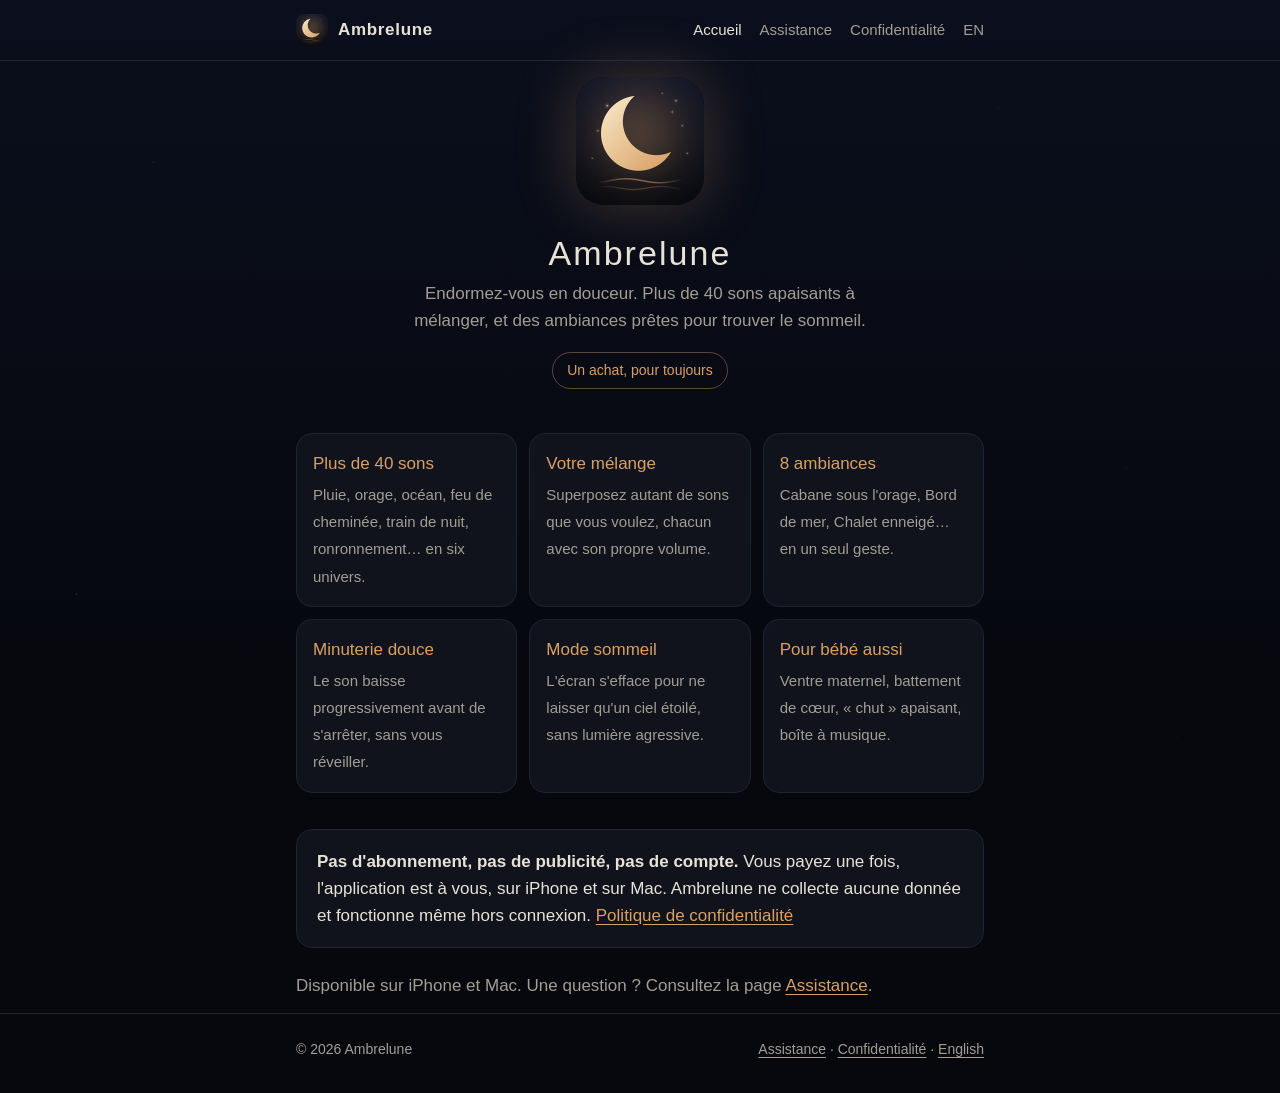
<file: index.html>
<!doctype html>
<html lang="fr">
<head>
  <meta charset="utf-8">
  <meta name="viewport" content="width=device-width, initial-scale=1">
  <title>Ambrelune - Sons pour dormir</title>
  <meta name="description" content="Plus de 40 sons apaisants et 8 ambiances pour trouver le sommeil. Un seul achat, sans abonnement, sans publicité, sans compte.">
  <meta name="theme-color" content="#06080e">
  <link rel="icon" type="image/png" href="favicon.png">
  <link rel="apple-touch-icon" href="icon.png">
  <link rel="alternate" hreflang="en" href="en/">
  <link rel="stylesheet" href="style.css">
</head>
<body>
  <header class="site">
    <div class="wrap">
      <a class="brand" href="./"><img src="favicon.png" alt=""><span>Ambrelune</span></a>
      <nav>
        <a href="./" aria-current="page">Accueil</a>
        <a href="assistance.html">Assistance</a>
        <a href="confidentialite.html">Confidentialité</a>
        <a href="en/" lang="en">EN</a>
      </nav>
    </div>
  </header>

  <main class="wrap">
    <section class="hero">
      <img src="icon.png" alt="Icône d'Ambrelune">
      <h1>Ambrelune</h1>
      <p>Endormez-vous en douceur. Plus de 40 sons apaisants à mélanger, et des ambiances prêtes pour trouver le sommeil.</p>
      <span class="badge">Un achat, pour toujours</span>
    </section>

    <ul class="features">
      <li><strong>Plus de 40 sons</strong><span>Pluie, orage, océan, feu de cheminée, train de nuit, ronronnement… en six univers.</span></li>
      <li><strong>Votre mélange</strong><span>Superposez autant de sons que vous voulez, chacun avec son propre volume.</span></li>
      <li><strong>8 ambiances</strong><span>Cabane sous l'orage, Bord de mer, Chalet enneigé… en un seul geste.</span></li>
      <li><strong>Minuterie douce</strong><span>Le son baisse progressivement avant de s'arrêter, sans vous réveiller.</span></li>
      <li><strong>Mode sommeil</strong><span>L'écran s'efface pour ne laisser qu'un ciel étoilé, sans lumière agressive.</span></li>
      <li><strong>Pour bébé aussi</strong><span>Ventre maternel, battement de cœur, « chut » apaisant, boîte à musique.</span></li>
    </ul>

    <div class="card">
      <p><strong>Pas d'abonnement, pas de publicité, pas de compte.</strong> Vous payez une fois, l'application est à vous, sur iPhone et sur Mac. Ambrelune ne collecte aucune donnée et fonctionne même hors connexion. <a href="confidentialite.html">Politique de confidentialité</a></p>
    </div>

    <p class="muted">Disponible sur iPhone et Mac. Une question ? Consultez la page <a href="assistance.html">Assistance</a>.</p>
  </main>

  <footer>
    <div class="wrap">
      <span>© 2026 Ambrelune</span>
      <span><a href="assistance.html">Assistance</a> · <a href="confidentialite.html">Confidentialité</a> · <a href="en/" lang="en">English</a></span>
    </div>
  </footer>
</body>
</html>
</file>
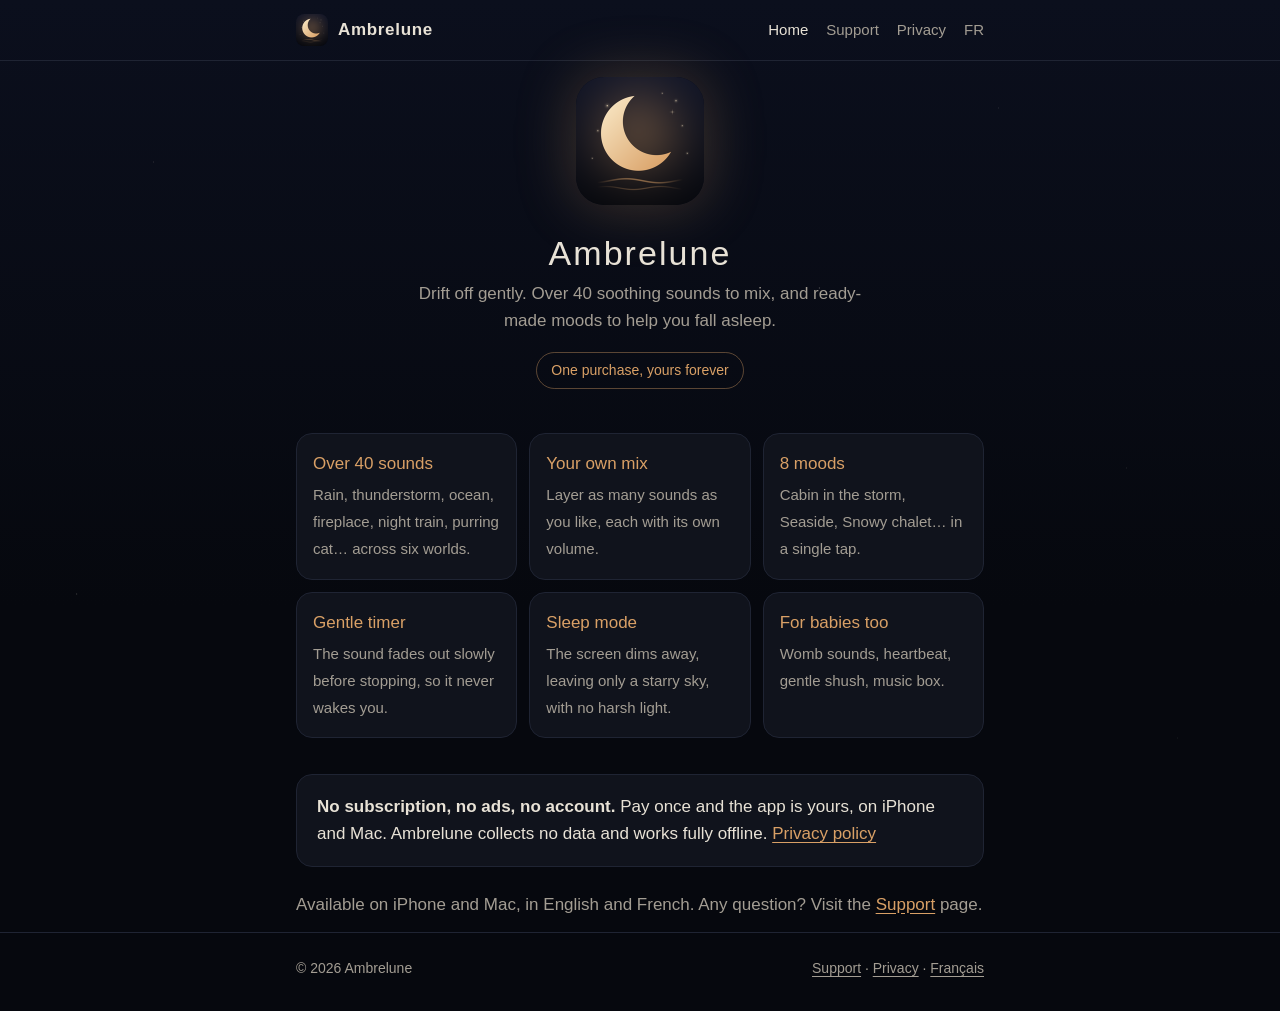
<file: en/index.html>
<!doctype html>
<html lang="en">
<head>
  <meta charset="utf-8">
  <meta name="viewport" content="width=device-width, initial-scale=1">
  <title>Ambrelune - Sleep sounds</title>
  <meta name="description" content="Over 40 soothing sounds and 8 ready-made moods to help you fall asleep. One purchase, no subscription, no ads, no account.">
  <meta name="theme-color" content="#06080e">
  <link rel="icon" type="image/png" href="../favicon.png">
  <link rel="apple-touch-icon" href="../icon.png">
  <link rel="alternate" hreflang="fr" href="../">
  <link rel="stylesheet" href="../style.css">
</head>
<body>
  <header class="site">
    <div class="wrap">
      <a class="brand" href="./"><img src="../favicon.png" alt=""><span>Ambrelune</span></a>
      <nav>
        <a href="./" aria-current="page">Home</a>
        <a href="support.html">Support</a>
        <a href="privacy.html">Privacy</a>
        <a href="../" lang="fr">FR</a>
      </nav>
    </div>
  </header>

  <main class="wrap">
    <section class="hero">
      <img src="../icon.png" alt="Ambrelune icon">
      <h1>Ambrelune</h1>
      <p>Drift off gently. Over 40 soothing sounds to mix, and ready-made moods to help you fall asleep.</p>
      <span class="badge">One purchase, yours forever</span>
    </section>

    <ul class="features">
      <li><strong>Over 40 sounds</strong><span>Rain, thunderstorm, ocean, fireplace, night train, purring cat… across six worlds.</span></li>
      <li><strong>Your own mix</strong><span>Layer as many sounds as you like, each with its own volume.</span></li>
      <li><strong>8 moods</strong><span>Cabin in the storm, Seaside, Snowy chalet… in a single tap.</span></li>
      <li><strong>Gentle timer</strong><span>The sound fades out slowly before stopping, so it never wakes you.</span></li>
      <li><strong>Sleep mode</strong><span>The screen dims away, leaving only a starry sky, with no harsh light.</span></li>
      <li><strong>For babies too</strong><span>Womb sounds, heartbeat, gentle shush, music box.</span></li>
    </ul>

    <div class="card">
      <p><strong>No subscription, no ads, no account.</strong> Pay once and the app is yours, on iPhone and Mac. Ambrelune collects no data and works fully offline. <a href="privacy.html">Privacy policy</a></p>
    </div>

    <p class="muted">Available on iPhone and Mac, in English and French. Any question? Visit the <a href="support.html">Support</a> page.</p>
  </main>

  <footer>
    <div class="wrap">
      <span>© 2026 Ambrelune</span>
      <span><a href="support.html">Support</a> · <a href="privacy.html">Privacy</a> · <a href="../" lang="fr">Français</a></span>
    </div>
  </footer>
</body>
</html>
</file>
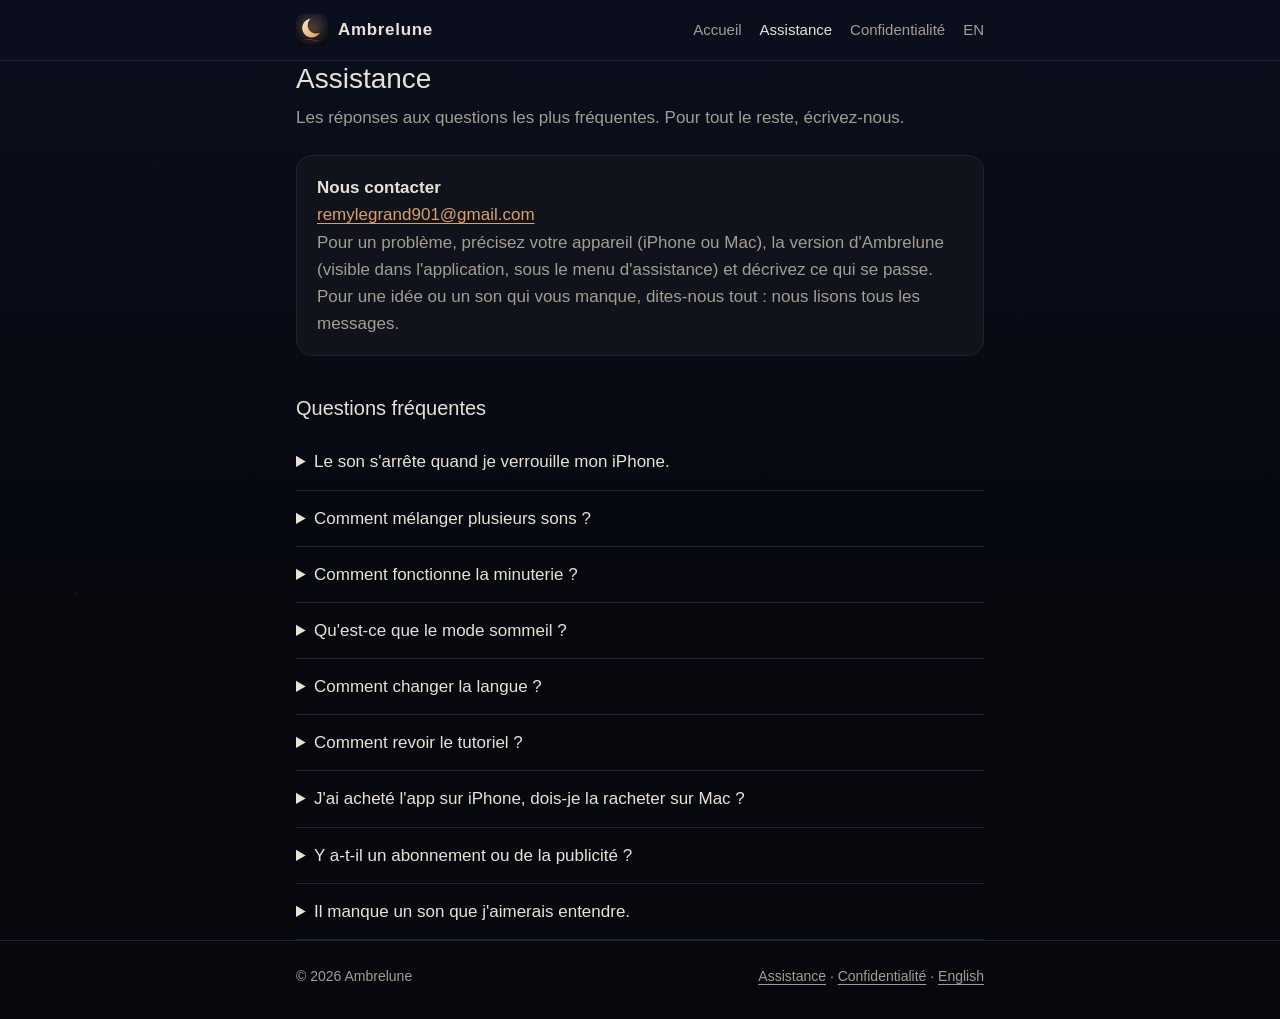
<file: assistance.html>
<!doctype html>
<html lang="fr">
<head>
  <meta charset="utf-8">
  <meta name="viewport" content="width=device-width, initial-scale=1">
  <title>Assistance - Ambrelune</title>
  <meta name="description" content="Questions fréquentes et contact pour l'application Ambrelune.">
  <meta name="theme-color" content="#06080e">
  <link rel="icon" type="image/png" href="favicon.png">
  <link rel="apple-touch-icon" href="icon.png">
  <link rel="alternate" hreflang="en" href="en/support.html">
  <link rel="stylesheet" href="style.css">
</head>
<body>
  <header class="site">
    <div class="wrap">
      <a class="brand" href="./"><img src="favicon.png" alt=""><span>Ambrelune</span></a>
      <nav>
        <a href="./">Accueil</a>
        <a href="assistance.html" aria-current="page">Assistance</a>
        <a href="confidentialite.html">Confidentialité</a>
        <a href="en/support.html" lang="en">EN</a>
      </nav>
    </div>
  </header>

  <main class="wrap">
    <h1>Assistance</h1>
    <p class="muted">Les réponses aux questions les plus fréquentes. Pour tout le reste, écrivez-nous.</p>

    <div class="card">
      <p><strong>Nous contacter</strong><br>
      <a href="mailto:remylegrand901@gmail.com">remylegrand901@gmail.com</a><br>
      <span class="muted">Pour un problème, précisez votre appareil (iPhone ou Mac), la version d'Ambrelune (visible dans l'application, sous le menu d'assistance) et décrivez ce qui se passe. Pour une idée ou un son qui vous manque, dites-nous tout : nous lisons tous les messages.</span></p>
    </div>

    <h2>Questions fréquentes</h2>

    <details>
      <summary>Le son s'arrête quand je verrouille mon iPhone.</summary>
      <p>Ambrelune continue de jouer écran verrouillé. Si le son s'arrête, vérifiez que l'application n'a pas été fermée depuis le sélecteur d'apps, et que le mode Économie d'énergie ou un mode de concentration ne coupe pas l'audio. Le bouton latéral de sonnerie n'a pas d'effet sur Ambrelune.</p>
    </details>

    <details>
      <summary>Comment mélanger plusieurs sons ?</summary>
      <p>Touchez simplement plusieurs tuiles : chaque son touché s'ajoute au mélange. Un curseur apparaît sous chaque son actif pour régler son volume. Touchez de nouveau une tuile pour retirer ce son.</p>
    </details>

    <details>
      <summary>Comment fonctionne la minuterie ?</summary>
      <p>Touchez « Minuterie » en bas à gauche et choisissez une durée. Pendant la dernière minute, le son baisse tout en douceur, puis s'arrête de lui-même. L'anneau autour de la lune montre le temps restant.</p>
    </details>

    <details>
      <summary>Qu'est-ce que le mode sommeil ?</summary>
      <p>Vingt secondes après votre dernière action, ou en touchant la lune en haut à droite, l'interface s'efface pour ne laisser qu'un ciel étoilé, sans lumière agressive. Touchez l'écran n'importe où pour la faire revenir. Le son, lui, continue.</p>
    </details>

    <details>
      <summary>Comment changer la langue ?</summary>
      <p>Par défaut, Ambrelune suit la langue de votre appareil. Pour la changer, touchez l'icône d'assistance en haut à droite, puis « Langue », et choisissez Français ou English.</p>
    </details>

    <details>
      <summary>Comment revoir le tutoriel ?</summary>
      <p>Touchez l'icône d'assistance en haut à droite, puis « Revoir le tutoriel ».</p>
    </details>

    <details>
      <summary>J'ai acheté l'app sur iPhone, dois-je la racheter sur Mac ?</summary>
      <p>Non. Ambrelune est un achat universel : avec le même identifiant Apple, vous la téléchargez gratuitement sur votre Mac depuis le Mac App Store.</p>
    </details>

    <details>
      <summary>Y a-t-il un abonnement ou de la publicité ?</summary>
      <p>Non. Ambrelune s'achète une seule fois. Il n'y a ni abonnement, ni publicité, ni achat intégré, et aucun compte à créer.</p>
    </details>

    <details>
      <summary>Il manque un son que j'aimerais entendre.</summary>
      <p>Dites-le-nous à l'adresse ci-dessus ! Depuis l'application, l'icône d'assistance en haut à droite, puis « Assistance et contact », vous ramène sur cette page.</p>
    </details>
  </main>

  <footer>
    <div class="wrap">
      <span>© 2026 Ambrelune</span>
      <span><a href="assistance.html">Assistance</a> · <a href="confidentialite.html">Confidentialité</a> · <a href="en/support.html" lang="en">English</a></span>
    </div>
  </footer>
</body>
</html>
</file>
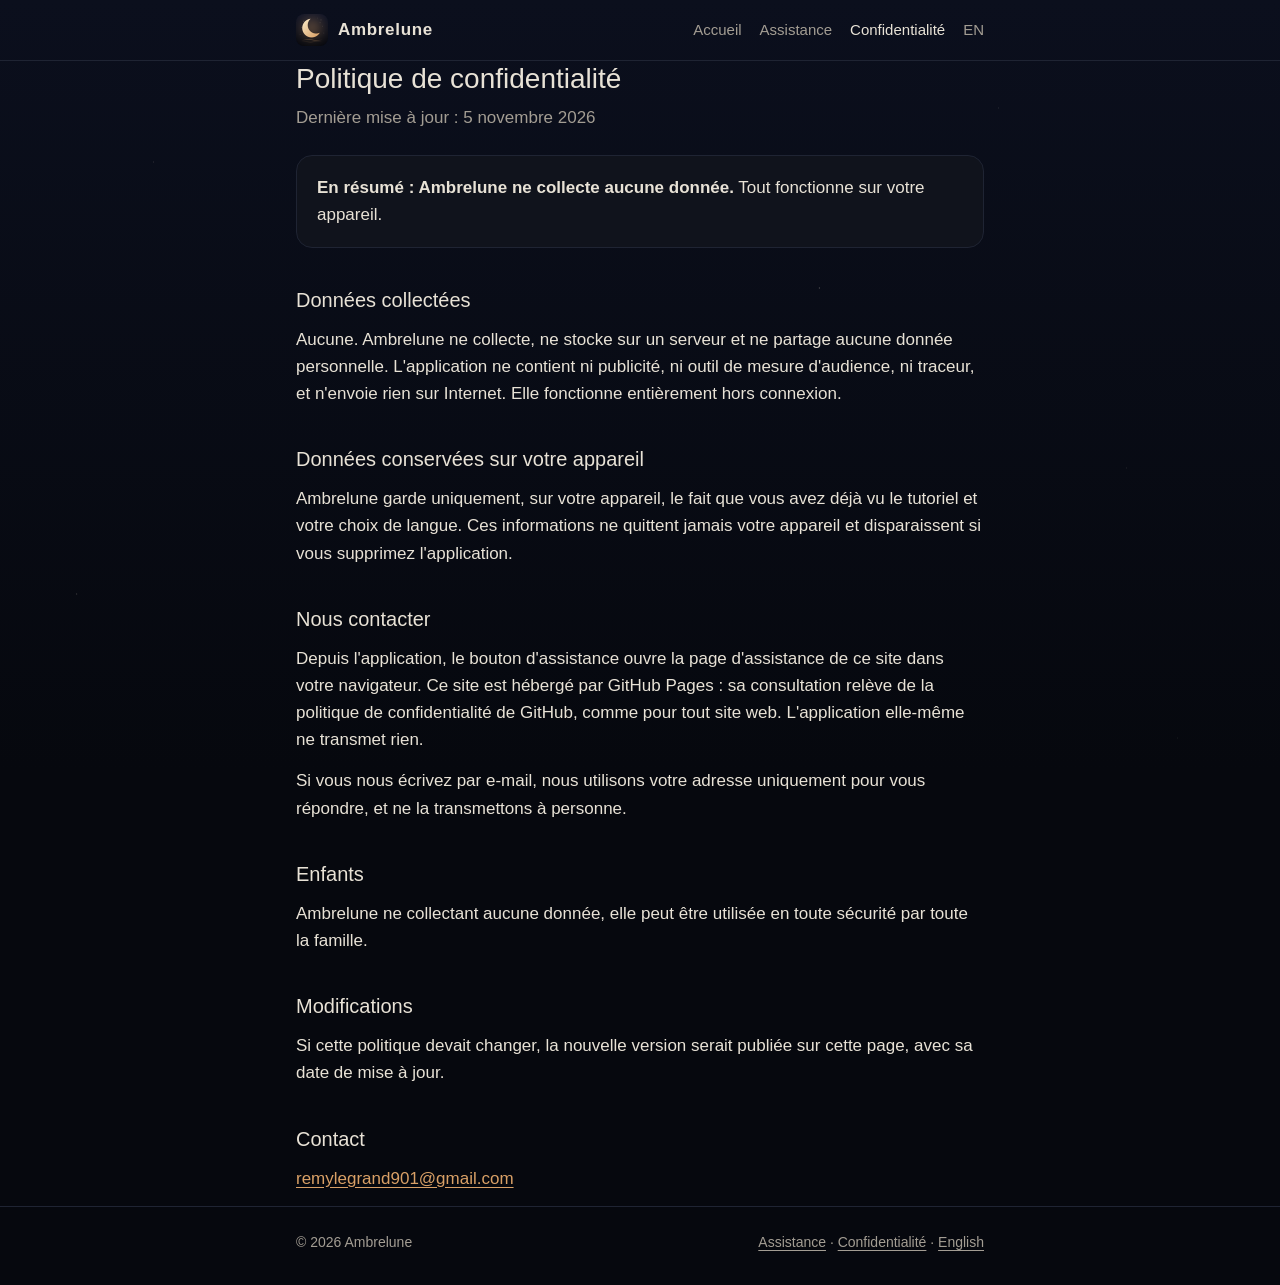
<file: confidentialite.html>
<!doctype html>
<html lang="fr">
<head>
  <meta charset="utf-8">
  <meta name="viewport" content="width=device-width, initial-scale=1">
  <title>Confidentialité - Ambrelune</title>
  <meta name="description" content="Politique de confidentialité de l'application Ambrelune : aucune donnée collectée.">
  <meta name="theme-color" content="#06080e">
  <link rel="icon" type="image/png" href="favicon.png">
  <link rel="apple-touch-icon" href="icon.png">
  <link rel="alternate" hreflang="en" href="en/privacy.html">
  <link rel="stylesheet" href="style.css">
</head>
<body>
  <header class="site">
    <div class="wrap">
      <a class="brand" href="./"><img src="favicon.png" alt=""><span>Ambrelune</span></a>
      <nav>
        <a href="./">Accueil</a>
        <a href="assistance.html">Assistance</a>
        <a href="confidentialite.html" aria-current="page">Confidentialité</a>
        <a href="en/privacy.html" lang="en">EN</a>
      </nav>
    </div>
  </header>

  <main class="wrap">
    <h1>Politique de confidentialité</h1>
    <p class="muted">Dernière mise à jour : 5 novembre 2026</p>

    <div class="card">
      <p><strong>En résumé : Ambrelune ne collecte aucune donnée.</strong> Tout fonctionne sur votre appareil.</p>
    </div>

    <h2>Données collectées</h2>
    <p>Aucune. Ambrelune ne collecte, ne stocke sur un serveur et ne partage aucune donnée personnelle. L'application ne contient ni publicité, ni outil de mesure d'audience, ni traceur, et n'envoie rien sur Internet. Elle fonctionne entièrement hors connexion.</p>

    <h2>Données conservées sur votre appareil</h2>
    <p>Ambrelune garde uniquement, sur votre appareil, le fait que vous avez déjà vu le tutoriel et votre choix de langue. Ces informations ne quittent jamais votre appareil et disparaissent si vous supprimez l'application.</p>

    <h2>Nous contacter</h2>
    <p>Depuis l'application, le bouton d'assistance ouvre la page d'assistance de ce site dans votre navigateur. Ce site est hébergé par GitHub Pages : sa consultation relève de la politique de confidentialité de GitHub, comme pour tout site web. L'application elle-même ne transmet rien.</p>
    <p>Si vous nous écrivez par e-mail, nous utilisons votre adresse uniquement pour vous répondre, et ne la transmettons à personne.</p>

    <h2>Enfants</h2>
    <p>Ambrelune ne collectant aucune donnée, elle peut être utilisée en toute sécurité par toute la famille.</p>

    <h2>Modifications</h2>
    <p>Si cette politique devait changer, la nouvelle version serait publiée sur cette page, avec sa date de mise à jour.</p>

    <h2>Contact</h2>
    <p><a href="mailto:remylegrand901@gmail.com">remylegrand901@gmail.com</a></p>
  </main>

  <footer>
    <div class="wrap">
      <span>© 2026 Ambrelune</span>
      <span><a href="assistance.html">Assistance</a> · <a href="confidentialite.html">Confidentialité</a> · <a href="en/privacy.html" lang="en">English</a></span>
    </div>
  </footer>
</body>
</html>
</file>
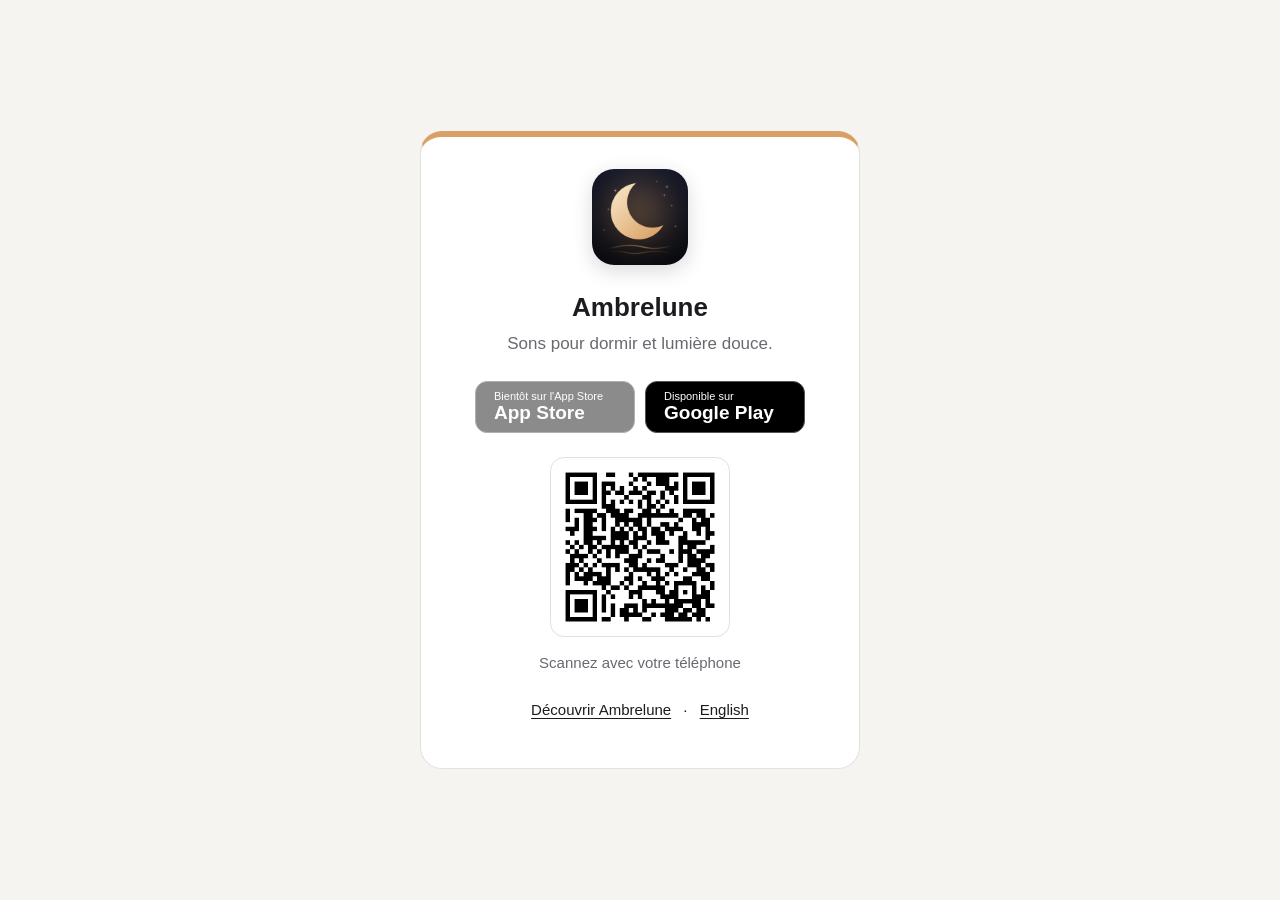
<file: telecharger.html>
<!doctype html>
<html lang="fr">
<head>
<meta charset="utf-8">
<meta name="viewport" content="width=device-width, initial-scale=1">
<title>Télécharger Ambrelune</title>
<meta name="description" content="Sons pour dormir et lumière douce.">
<meta property="og:title" content="Télécharger Ambrelune">
<meta property="og:description" content="Sons pour dormir et lumière douce.">
<meta property="og:image" content="https://remy901.github.io/ambrelune-site/icon.png">
<meta name="robots" content="noindex">
<link rel="icon" type="image/png" href="favicon.png">
<script>
(function () {
  var ua = navigator.userAgent, ios = "", android = "https://play.google.com/store/apps/details?id=com.ambrelune.app", mac = true, macSeul = false;
  var estIos = /iPhone|iPad|iPod/.test(ua) || (/Macintosh/.test(ua) && navigator.maxTouchPoints > 1);
  var dest = estIos ? (macSeul ? "" : ios) : /Android/.test(ua) ? android : (mac && /Macintosh/.test(ua)) ? ios : "";
  if (dest) location.replace(dest);
})();
</script>
<style>
:root { --accent: #d9a066; --bg: #f6f4f1; --surface: #fff; --text: #1c1b1f; --muted: #6b6870; --border: #e4e0da; }
@media (prefers-color-scheme: dark) { :root { --bg: #141316; --surface: #1e1d21; --text: #f2f0ed; --muted: #a3a0a8; --border: #2e2c31; } }
* { box-sizing: border-box; }
body { margin: 0; min-height: 100vh; display: grid; place-items: center; padding: 32px 16px;
  background: var(--bg); color: var(--text); text-align: center;
  font: 17px/1.5 -apple-system, BlinkMacSystemFont, "Segoe UI", Roboto, sans-serif; }
main { width: 100%; max-width: 440px; background: var(--surface); border: 1px solid var(--border);
  border-top: 6px solid var(--accent); border-radius: 22px; padding: 32px 24px; }
.icone { width: 96px; height: 96px; border-radius: 22px; box-shadow: 0 6px 20px rgba(0,0,0,.15); }
h1 { margin: 16px 0 4px; font-size: 26px; }
.slogan { margin: 0 0 24px; color: var(--muted); }
.stores { display: flex; flex-wrap: wrap; gap: 10px; justify-content: center; }
.store { display: inline-flex; flex-direction: column; align-items: flex-start; min-width: 160px;
  padding: 8px 18px; border-radius: 12px; background: #000; color: #fff; text-decoration: none;
  font-size: 19px; font-weight: 600; line-height: 1.15; border: 1px solid #555; }
.store small { font-size: 11px; font-weight: 400; }
.store.off { opacity: .45; }
.qr { margin-top: 24px; }
.qr img { background: #fff; padding: 10px; border-radius: 14px; border: 1px solid var(--border); }
.qr p, .note { margin: 8px 0 0; color: var(--muted); font-size: 15px; }
.liens { margin-top: 24px; font-size: 15px; }
.liens a { color: var(--text); text-underline-offset: 3px; margin: 0 8px; }
</style>
</head>
<body>
<main>
  <img class="icone" src="icon.png" alt="">
  <h1>Ambrelune</h1>
  <p class="slogan">Sons pour dormir et lumière douce.</p>
  <div class="stores"><span class="store off"><small>Bientôt sur l'App Store</small>App Store</span><a class="store" href="https://play.google.com/store/apps/details?id=com.ambrelune.app"><small>Disponible sur</small>Google Play</a></div>
  <div class="qr"><img src="qr-telecharger.png" alt="QR code" width="180" height="180"><p>Scannez avec votre téléphone</p></div>
  <p class="liens"><a href="https://remy901.github.io/ambrelune-site/">Découvrir Ambrelune</a> · <a href="en/download.html">English</a></p>
</main>
</body>
</html>
</file>
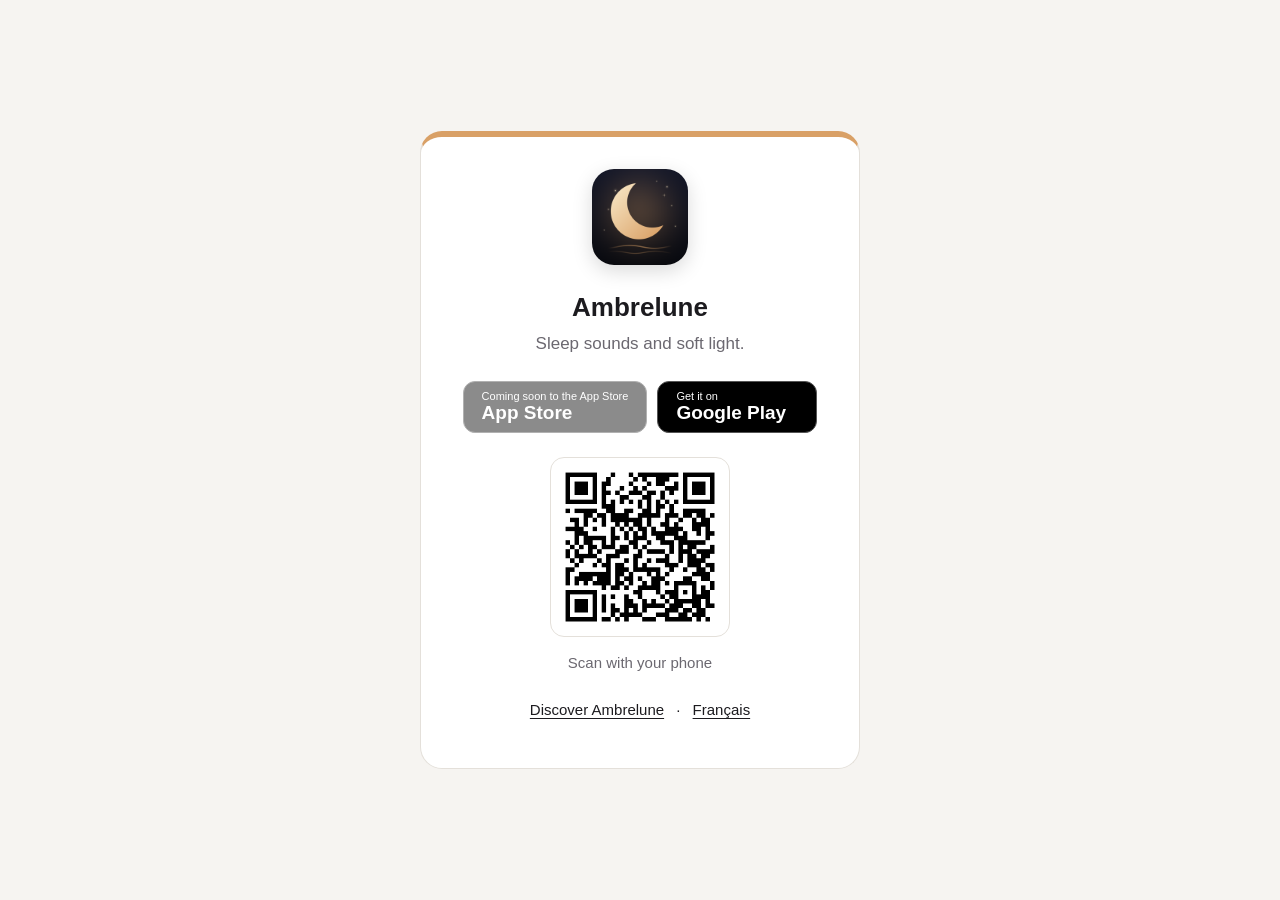
<file: en/download.html>
<!doctype html>
<html lang="en">
<head>
<meta charset="utf-8">
<meta name="viewport" content="width=device-width, initial-scale=1">
<title>Download Ambrelune</title>
<meta name="description" content="Sleep sounds and soft light.">
<meta property="og:title" content="Download Ambrelune">
<meta property="og:description" content="Sleep sounds and soft light.">
<meta property="og:image" content="https://remy901.github.io/ambrelune-site/icon.png">
<meta name="robots" content="noindex">
<link rel="icon" type="image/png" href="../favicon.png">
<script>
(function () {
  var ua = navigator.userAgent, ios = "", android = "https://play.google.com/store/apps/details?id=com.ambrelune.app", mac = true, macSeul = false;
  var estIos = /iPhone|iPad|iPod/.test(ua) || (/Macintosh/.test(ua) && navigator.maxTouchPoints > 1);
  var dest = estIos ? (macSeul ? "" : ios) : /Android/.test(ua) ? android : (mac && /Macintosh/.test(ua)) ? ios : "";
  if (dest) location.replace(dest);
})();
</script>
<style>
:root { --accent: #d9a066; --bg: #f6f4f1; --surface: #fff; --text: #1c1b1f; --muted: #6b6870; --border: #e4e0da; }
@media (prefers-color-scheme: dark) { :root { --bg: #141316; --surface: #1e1d21; --text: #f2f0ed; --muted: #a3a0a8; --border: #2e2c31; } }
* { box-sizing: border-box; }
body { margin: 0; min-height: 100vh; display: grid; place-items: center; padding: 32px 16px;
  background: var(--bg); color: var(--text); text-align: center;
  font: 17px/1.5 -apple-system, BlinkMacSystemFont, "Segoe UI", Roboto, sans-serif; }
main { width: 100%; max-width: 440px; background: var(--surface); border: 1px solid var(--border);
  border-top: 6px solid var(--accent); border-radius: 22px; padding: 32px 24px; }
.icone { width: 96px; height: 96px; border-radius: 22px; box-shadow: 0 6px 20px rgba(0,0,0,.15); }
h1 { margin: 16px 0 4px; font-size: 26px; }
.slogan { margin: 0 0 24px; color: var(--muted); }
.stores { display: flex; flex-wrap: wrap; gap: 10px; justify-content: center; }
.store { display: inline-flex; flex-direction: column; align-items: flex-start; min-width: 160px;
  padding: 8px 18px; border-radius: 12px; background: #000; color: #fff; text-decoration: none;
  font-size: 19px; font-weight: 600; line-height: 1.15; border: 1px solid #555; }
.store small { font-size: 11px; font-weight: 400; }
.store.off { opacity: .45; }
.qr { margin-top: 24px; }
.qr img { background: #fff; padding: 10px; border-radius: 14px; border: 1px solid var(--border); }
.qr p, .note { margin: 8px 0 0; color: var(--muted); font-size: 15px; }
.liens { margin-top: 24px; font-size: 15px; }
.liens a { color: var(--text); text-underline-offset: 3px; margin: 0 8px; }
</style>
</head>
<body>
<main>
  <img class="icone" src="../icon.png" alt="">
  <h1>Ambrelune</h1>
  <p class="slogan">Sleep sounds and soft light.</p>
  <div class="stores"><span class="store off"><small>Coming soon to the App Store</small>App Store</span><a class="store" href="https://play.google.com/store/apps/details?id=com.ambrelune.app"><small>Get it on</small>Google Play</a></div>
  <div class="qr"><img src="../en/qr-download.png" alt="QR code" width="180" height="180"><p>Scan with your phone</p></div>
  <p class="liens"><a href="https://remy901.github.io/ambrelune-site/en/">Discover Ambrelune</a> · <a href="../telecharger.html">Français</a></p>
</main>
</body>
</html>
</file>
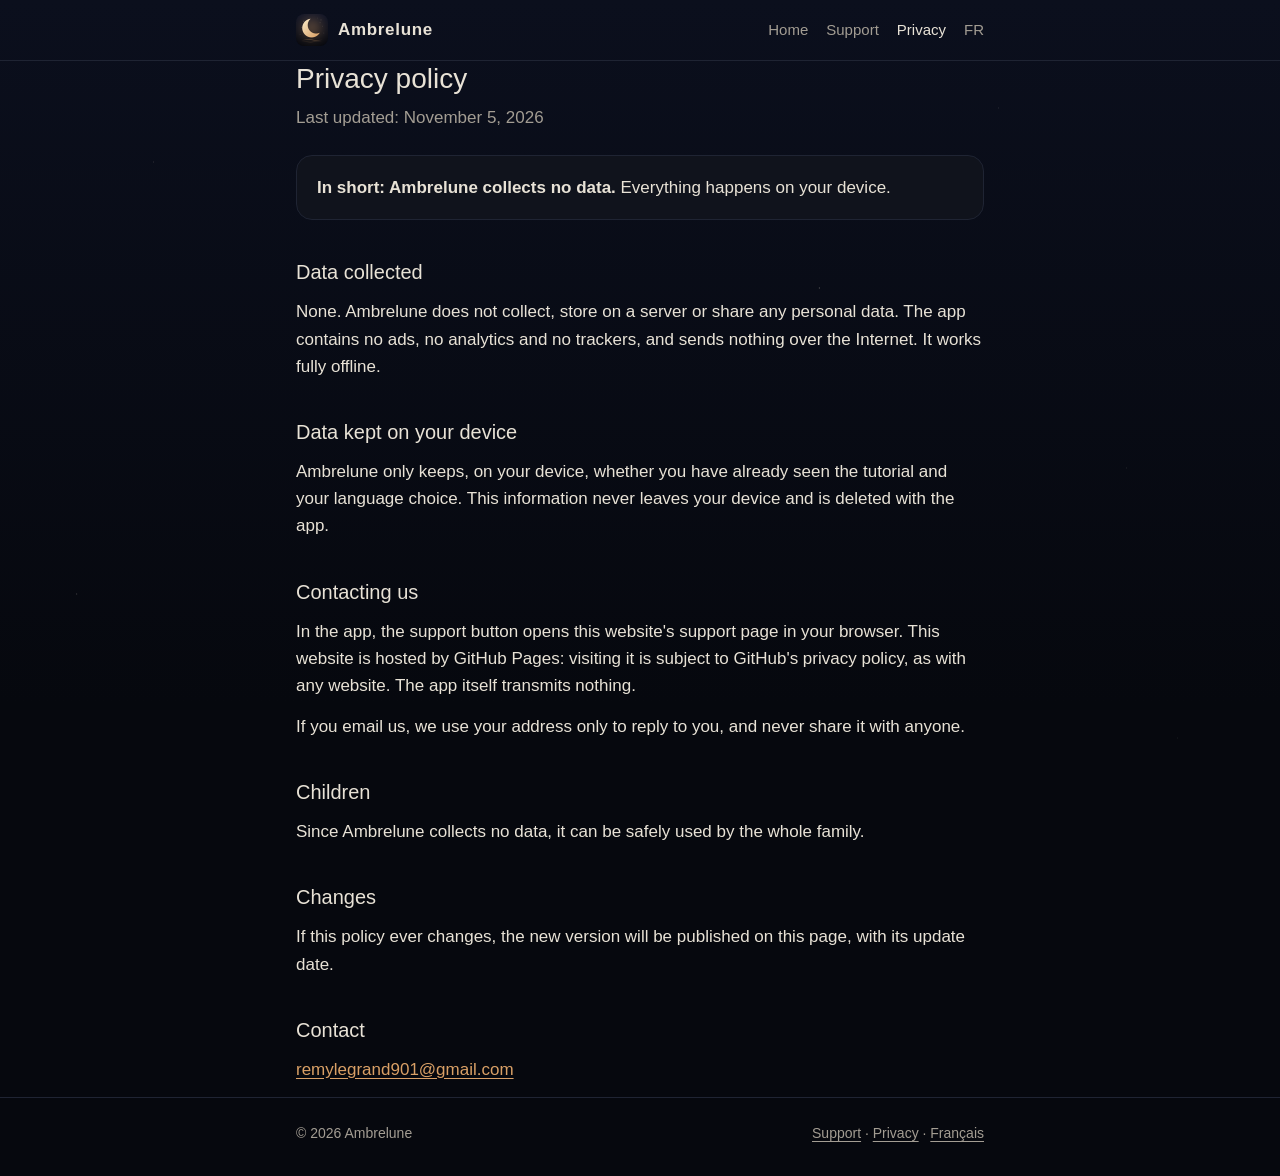
<file: en/privacy.html>
<!doctype html>
<html lang="en">
<head>
  <meta charset="utf-8">
  <meta name="viewport" content="width=device-width, initial-scale=1">
  <title>Privacy - Ambrelune</title>
  <meta name="description" content="Privacy policy of the Ambrelune app: no data collected.">
  <meta name="theme-color" content="#06080e">
  <link rel="icon" type="image/png" href="../favicon.png">
  <link rel="apple-touch-icon" href="../icon.png">
  <link rel="alternate" hreflang="fr" href="../confidentialite.html">
  <link rel="stylesheet" href="../style.css">
</head>
<body>
  <header class="site">
    <div class="wrap">
      <a class="brand" href="./"><img src="../favicon.png" alt=""><span>Ambrelune</span></a>
      <nav>
        <a href="./">Home</a>
        <a href="support.html">Support</a>
        <a href="privacy.html" aria-current="page">Privacy</a>
        <a href="../confidentialite.html" lang="fr">FR</a>
      </nav>
    </div>
  </header>

  <main class="wrap">
    <h1>Privacy policy</h1>
    <p class="muted">Last updated: November 5, 2026</p>

    <div class="card">
      <p><strong>In short: Ambrelune collects no data.</strong> Everything happens on your device.</p>
    </div>

    <h2>Data collected</h2>
    <p>None. Ambrelune does not collect, store on a server or share any personal data. The app contains no ads, no analytics and no trackers, and sends nothing over the Internet. It works fully offline.</p>

    <h2>Data kept on your device</h2>
    <p>Ambrelune only keeps, on your device, whether you have already seen the tutorial and your language choice. This information never leaves your device and is deleted with the app.</p>

    <h2>Contacting us</h2>
    <p>In the app, the support button opens this website's support page in your browser. This website is hosted by GitHub Pages: visiting it is subject to GitHub's privacy policy, as with any website. The app itself transmits nothing.</p>
    <p>If you email us, we use your address only to reply to you, and never share it with anyone.</p>

    <h2>Children</h2>
    <p>Since Ambrelune collects no data, it can be safely used by the whole family.</p>

    <h2>Changes</h2>
    <p>If this policy ever changes, the new version will be published on this page, with its update date.</p>

    <h2>Contact</h2>
    <p><a href="mailto:remylegrand901@gmail.com">remylegrand901@gmail.com</a></p>
  </main>

  <footer>
    <div class="wrap">
      <span>© 2026 Ambrelune</span>
      <span><a href="support.html">Support</a> · <a href="privacy.html">Privacy</a> · <a href="../confidentialite.html" lang="fr">Français</a></span>
    </div>
  </footer>
</body>
</html>
</file>
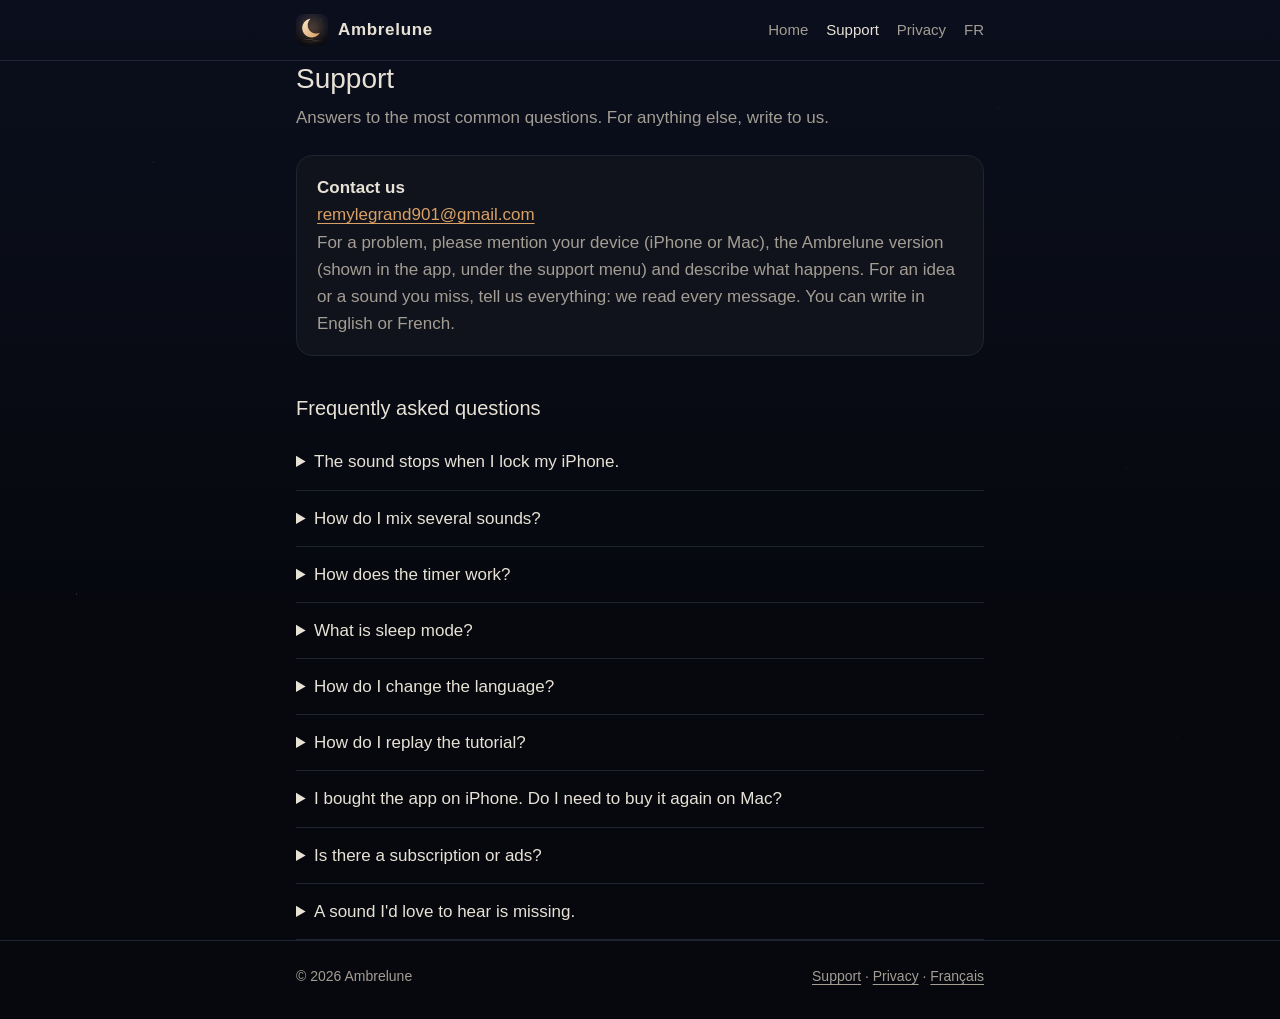
<file: en/support.html>
<!doctype html>
<html lang="en">
<head>
  <meta charset="utf-8">
  <meta name="viewport" content="width=device-width, initial-scale=1">
  <title>Support - Ambrelune</title>
  <meta name="description" content="Frequently asked questions and contact for the Ambrelune app.">
  <meta name="theme-color" content="#06080e">
  <link rel="icon" type="image/png" href="../favicon.png">
  <link rel="apple-touch-icon" href="../icon.png">
  <link rel="alternate" hreflang="fr" href="../assistance.html">
  <link rel="stylesheet" href="../style.css">
</head>
<body>
  <header class="site">
    <div class="wrap">
      <a class="brand" href="./"><img src="../favicon.png" alt=""><span>Ambrelune</span></a>
      <nav>
        <a href="./">Home</a>
        <a href="support.html" aria-current="page">Support</a>
        <a href="privacy.html">Privacy</a>
        <a href="../assistance.html" lang="fr">FR</a>
      </nav>
    </div>
  </header>

  <main class="wrap">
    <h1>Support</h1>
    <p class="muted">Answers to the most common questions. For anything else, write to us.</p>

    <div class="card">
      <p><strong>Contact us</strong><br>
      <a href="mailto:remylegrand901@gmail.com">remylegrand901@gmail.com</a><br>
      <span class="muted">For a problem, please mention your device (iPhone or Mac), the Ambrelune version (shown in the app, under the support menu) and describe what happens. For an idea or a sound you miss, tell us everything: we read every message. You can write in English or French.</span></p>
    </div>

    <h2>Frequently asked questions</h2>

    <details>
      <summary>The sound stops when I lock my iPhone.</summary>
      <p>Ambrelune keeps playing with the screen locked. If the sound stops, make sure the app was not closed from the app switcher, and that Low Power Mode or a Focus mode is not cutting the audio. The ring/silent switch has no effect on Ambrelune.</p>
    </details>

    <details>
      <summary>How do I mix several sounds?</summary>
      <p>Simply tap several tiles: each sound you tap joins the mix. A slider appears under each active sound to adjust its volume. Tap a tile again to remove that sound.</p>
    </details>

    <details>
      <summary>How does the timer work?</summary>
      <p>Tap “Timer” at the bottom left and choose a duration. During the last minute, the sound fades out gently, then stops on its own. The ring around the moon shows the remaining time.</p>
    </details>

    <details>
      <summary>What is sleep mode?</summary>
      <p>Twenty seconds after your last action, or when you tap the moon at the top right, the interface fades away to leave only a starry sky, with no harsh light. Tap anywhere on the screen to bring it back. The sound keeps playing.</p>
    </details>

    <details>
      <summary>How do I change the language?</summary>
      <p>By default, Ambrelune follows your device language. To change it, tap the support icon at the top right, then “Language”, and choose English or French.</p>
    </details>

    <details>
      <summary>How do I replay the tutorial?</summary>
      <p>Tap the support icon at the top right, then “Replay the tutorial”.</p>
    </details>

    <details>
      <summary>I bought the app on iPhone. Do I need to buy it again on Mac?</summary>
      <p>No. Ambrelune is a universal purchase: with the same Apple Account, download it for free on your Mac from the Mac App Store.</p>
    </details>

    <details>
      <summary>Is there a subscription or ads?</summary>
      <p>No. Ambrelune is a one-time purchase. There is no subscription, no ads, no in-app purchase, and no account to create.</p>
    </details>

    <details>
      <summary>A sound I'd love to hear is missing.</summary>
      <p>Tell us at the address above! In the app, the support icon at the top right, then “Help and contact”, brings you back to this page.</p>
    </details>
  </main>

  <footer>
    <div class="wrap">
      <span>© 2026 Ambrelune</span>
      <span><a href="support.html">Support</a> · <a href="privacy.html">Privacy</a> · <a href="../assistance.html" lang="fr">Français</a></span>
    </div>
  </footer>
</body>
</html>
</file>
<file: style.css>
:root {
  --bg: #06080e;
  --bg-top: #0b0f1d;
  --surface: #10131c;
  --border: #1f2433;
  --text: #e8e2d6;
  --muted: #a39d93;
  --accent: #d9a066;
  --accent-strong: #f0c08a;
  color-scheme: dark;
}

* { box-sizing: border-box; }

html { -webkit-text-size-adjust: 100%; }

body {
  margin: 0;
  min-height: 100vh;
  background: var(--bg) linear-gradient(180deg, var(--bg-top) 0%, var(--bg) 60%) no-repeat;
  color: var(--text);
  font: 17px/1.6 -apple-system, BlinkMacSystemFont, "Segoe UI", Roboto, "Helvetica Neue", Arial, sans-serif;
}

/* Ciel étoilé discret, sans image ni script */
body::before {
  content: "";
  position: fixed;
  inset: 0;
  z-index: -1;
  pointer-events: none;
  background-image:
    radial-gradient(1px 1px at 12% 18%, rgba(232, 226, 214, .55), transparent 60%),
    radial-gradient(1px 1px at 78% 12%, rgba(232, 226, 214, .45), transparent 60%),
    radial-gradient(1.5px 1.5px at 64% 32%, rgba(232, 226, 214, .5), transparent 60%),
    radial-gradient(1px 1px at 30% 44%, rgba(232, 226, 214, .35), transparent 60%),
    radial-gradient(1px 1px at 88% 52%, rgba(232, 226, 214, .4), transparent 60%),
    radial-gradient(1.5px 1.5px at 6% 66%, rgba(232, 226, 214, .35), transparent 60%),
    radial-gradient(1px 1px at 50% 8%, rgba(232, 226, 214, .5), transparent 60%),
    radial-gradient(1px 1px at 92% 82%, rgba(232, 226, 214, .3), transparent 60%);
  animation: twinkle 8s ease-in-out infinite alternate;
}
@keyframes twinkle { from { opacity: .6; } to { opacity: 1; } }
@media (prefers-reduced-motion: reduce) { body::before { animation: none; } }

a { color: var(--accent); text-underline-offset: 3px; }
a:hover { color: var(--accent-strong); }

.wrap {
  max-width: 720px;
  margin: 0 auto;
  padding: 0 16px;
}

header.site { border-bottom: 1px solid var(--border); }
header.site .wrap {
  display: flex;
  align-items: center;
  justify-content: space-between;
  gap: 16px;
  padding-top: 14px;
  padding-bottom: 14px;
}
.brand {
  display: flex;
  align-items: center;
  gap: 10px;
  color: var(--text);
  font-weight: 600;
  letter-spacing: .04em;
  text-decoration: none;
}
.brand img { width: 32px; height: 32px; border-radius: 8px; }
nav { display: flex; gap: 18px; font-size: 15px; }
nav a { color: var(--muted); text-decoration: none; }
nav a:hover, nav a[aria-current="page"] { color: var(--text); }

main { padding: 40px 0 56px; }

.hero { text-align: center; padding: 16px 0 8px; }
.hero img {
  width: 128px;
  height: 128px;
  border-radius: 28px;
  box-shadow: 0 0 60px rgba(217, 160, 102, .28);
  animation: breathe 6s ease-in-out infinite;
}
@keyframes breathe {
  0%, 100% { box-shadow: 0 0 40px rgba(217, 160, 102, .18); }
  50% { box-shadow: 0 0 72px rgba(217, 160, 102, .34); }
}
@media (prefers-reduced-motion: reduce) { .hero img { animation: none; } }
.hero h1 { margin: 20px 0 6px; font-size: 34px; font-weight: 300; letter-spacing: .06em; line-height: 1.2; }
.hero p { margin: 0 auto; max-width: 480px; color: var(--muted); }
.badge {
  display: inline-block;
  margin-top: 18px;
  padding: 6px 14px;
  border: 1px solid rgba(217, 160, 102, .4);
  border-radius: 999px;
  color: var(--accent);
  font-size: 14px;
}

h1 { font-size: 28px; font-weight: 400; line-height: 1.25; margin: 0 0 8px; }
h2 { font-size: 20px; font-weight: 500; margin: 36px 0 10px; }
h3 { font-size: 17px; margin: 24px 0 6px; }
p, ul { margin: 0 0 14px; }
ul { padding-left: 22px; }
li { margin-bottom: 6px; }
.muted { color: var(--muted); }

.features {
  display: grid;
  grid-template-columns: repeat(auto-fit, minmax(200px, 1fr));
  gap: 12px;
  margin: 36px 0;
  padding: 0;
  list-style: none;
}
.features li {
  margin: 0;
  padding: 16px;
  background: var(--surface);
  border: 1px solid var(--border);
  border-radius: 16px;
}
.features strong { display: block; color: var(--accent); font-weight: 500; margin-bottom: 4px; }
.features span { color: var(--muted); font-size: 15px; }

.card {
  margin: 24px 0;
  padding: 18px 20px;
  background: var(--surface);
  border: 1px solid var(--border);
  border-radius: 16px;
}
.card p:last-child { margin-bottom: 0; }

details {
  border-bottom: 1px solid var(--border);
  padding: 14px 0;
}
summary { cursor: pointer; font-weight: 500; }
details p { margin: 10px 0 0; color: var(--muted); }

footer {
  border-top: 1px solid var(--border);
  padding: 24px 0 32px;
  font-size: 14px;
  color: var(--muted);
}
footer .wrap { display: flex; flex-wrap: wrap; gap: 8px 20px; justify-content: space-between; }
footer a { color: var(--muted); }

@media (max-width: 480px) {
  nav { gap: 12px; font-size: 14px; }
  .brand span { display: none; }
  .hero h1 { font-size: 28px; }
}
</file>
